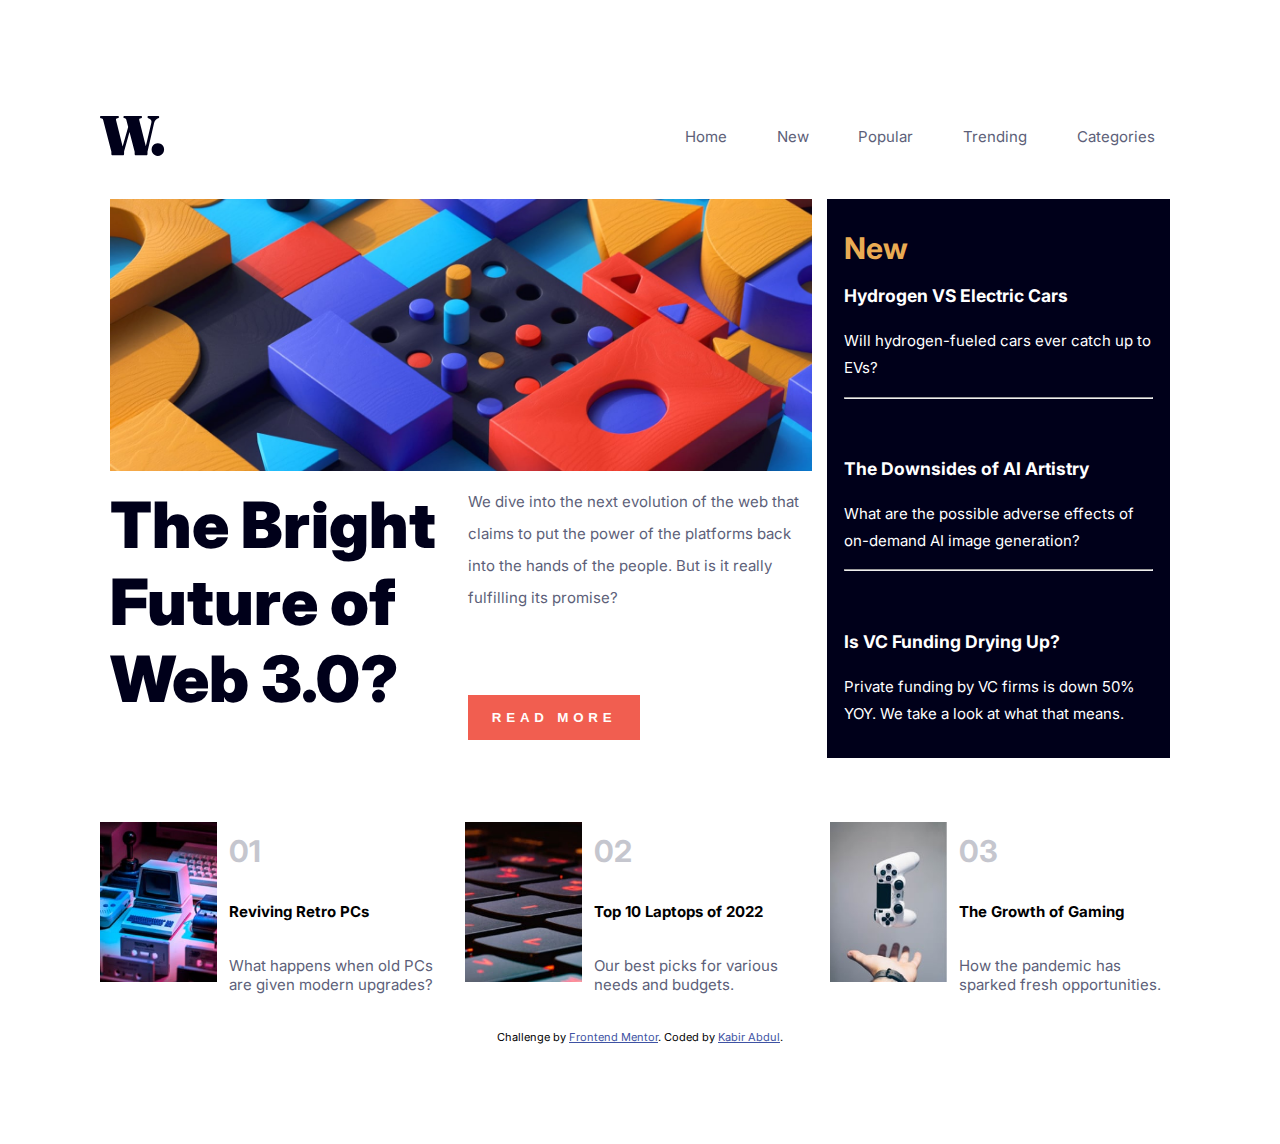
<file: index.html>
<!DOCTYPE html>
<html lang="en">
<head>
    <meta charset="UTF-8">
    <meta http-equiv="X-UA-Compatible" content="IE=edge">
    <meta name="viewport" content="width=device-width, initial-scale=1.0">
    <link rel="icon" type="image/png" sizes="32x32" href=".\assets\images\favicon-32x32.png">
    <link rel="stylesheet" href="styles.css">
    <title>Frontend Mentor | News homepage</title>
</head>
<body>

    <nav>
        <div class="logo">
            <img src="./assets/images/logo.svg" alt="">
        </div>
        <ul class="nav-links">
            <li><a href="">Home</a></li>
            <li><a href="">New</a></li>
            <li><a href="">Popular</a></li>
            <li><a href="">Trending</a></li>
            <li><a href="">Categories</a></li> 
        </ul>
        <div class="burger">
            <div class="line-1"></div>
            <div class="line-2"></div>
            <div class="line-3"></div>
        </div>

    </nav>
    <div class="main">
        <div id="img"></div>

        <aside>
           <div>
                <h1>New</h1>
                <h3>Hydrogen VS Electric Cars</h3>
                <p>Will hydrogen-fueled cars ever catch up to EVs?</p>
                <hr>
           </div>

           <div>
                <h3>The Downsides of AI Artistry</h3>
                <p>What are the possible adverse effects of on-demand AI image generation?</p>
                <hr>
           </div>
           <div>
                <h3>Is VC Funding Drying Up?</h3>
                <p>Private funding by VC firms is down 50% YOY. We take a look at what that means.</p>
           </div>
        </aside>

        <article class="article-1">
            <p>The Bright Future of Web 3.0?</p>
        </article>

        <article class="article-2">
            <p> We dive into the next evolution of the web that claims to put the power of the platforms back into the hands of the people. 
                But is it really fulfilling its promise?</p>
            <div class="button-box">
                <button>Read more</button>    
            </div>
        </article>
    </div>

    <div class="footer">
        <div class="footer-1">
            <div class="image"></div>
            <div class="text">
                <h1>01</h1>
                <h4>Reviving Retro PCs</h4>
                <p>What happens when old PCs are given modern upgrades?</p>
            </div>
        </div>

        <div class="footer-2">
            <div class="image"></div>
            <div class="text">
                <h1>02</h1>
                <h4>Top 10 Laptops of 2022</h4>
                <p>Our best picks for various needs and budgets.</p>
            </div>
        </div>

        <div class="footer-3">
            <div class="image"></div>
            <div class="text">
                <h1>03</h1>
                <h4>The Growth of Gaming</h4>
                <p>How the pandemic has sparked fresh opportunities.</p>
            </div> 
        </div>
    </div>

    <div class="attribution">
        Challenge by <a href="https://www.frontendmentor.io?ref=challenge" target="_blank">Frontend Mentor</a>. 
        Coded by <a href="#">Kabir Abdul</a>.
    </div>

    <script src="index.js"></script>
</body>
</html>
</file>
<file: styles.css>
@import url('https://fonts.googleapis.com/css2?family=Inter:wght@400;700;800&display=swap');

:root{
    --soft-orange: hsl(35, 77%, 62%);
    --soft-red:hsl(5, 85%, 63%);
    --off-white:hsl(36, 100%, 99%);
    --grayish-blue:hsl(233, 8%, 79%);
    --dark-grayish-blue:hsl(236, 13%, 42%);
    --very-dark-blue:hsl(240, 100%, 5%)
    ;
}

html{
    box-sizing: border-box;
    font-family: Inter;
    
}

body{
    margin: 100px;
    font-size: 15px;

}

nav{
    display: flex;
    justify-content: space-around;
    min-height: 8vh;
    align-items: center;
    padding: 0%;
    margin-bottom: 1.7rem;

}

.logo{
    display: flex;
    flex-direction: row;
    justify-content: flex-start;
    width: 50%;
    margin: 0%;
    padding: 0%;
}

.nav-links{
    display: flex;
    justify-content: space-around;
    width: 50%;
}

.nav-links a{
    text-decoration: none;
    color: var(--dark-grayish-blue);
}

.nav-links a:hover{
    cursor: pointer;
    color: var(--soft-red);
}

.nav-links li {
    list-style: none;

}

.burger{
    display: none;
}

.burger div{
  
    height: 3px;
    width: 25px;
    background-color: black;
    margin: 5px;
    transition: all 0.3s ease;   
}


.main{
    display: grid;
    grid-auto-rows: 17rem;
    grid-template-columns: 1fr 1fr 1fr;
    grid-gap:1em;
    padding: 0px 10px;
}

#img{
    background-image: url(./assets/images/image-web-3-desktop.jpg);
    background-size: 100% 100%;
    grid-column: 1/3;

}

aside{
    background-color: var(--very-dark-blue);
    grid-column: 3/4;
    grid-row: 1/3;
    color: white;
    display: flex;
    flex-direction: column;
    justify-content: space-evenly;
    line-height: 1.7rem;

}
aside div{
    width: 90%;
    margin: auto;
    padding: 0%;
}


aside div h1{
    color: var(--soft-orange);
    width: 100%;
}

aside h3:hover{
    color: var(--soft-orange);
    cursor: pointer;
}

.article-1{
grid-column: 1/2;
margin: 0%;
padding: 0%;

}

.article-1 p{
    width: 100%;
    height: 100%;
    font-size: 4rem;
    color: var(--very-dark-blue);
    font-weight:900;
    margin-top: 0%;
        
}

.article-2{

    grid-column: 2/3;
    display: flex;
    flex-direction: column;
    justify-content:space-between;
    color: var(--dark-grayish-blue);
    line-height: 2rem;
    padding-top: 0%;
    
}

.article-2 p{
    width: 100%;
    margin-top: 0%;
}

.button-box{
    height: 30%;
    display: flex;
    align-items: center;
}

.button-box button{
    background-color: var(--soft-red);
    border:0px;
    color: var(--off-white);
    width:50%;
    height:2.8rem;
    text-align: center;
    letter-spacing: 0.3rem;
    text-transform: uppercase;
    font-weight: 700;
    
}

button:hover{
    background-color: var(--very-dark-blue);
    cursor: pointer;
}

.footer{
    display: grid;
    grid-template-columns: 1fr 1fr 1fr;
    grid-gap:1em;
    grid-auto-rows: 10rem;
    margin: 4.0rem 0rem 3rem 0rem;
    
}

.footer-1 .text, .footer-2 .text, .footer-3 .text{
    display: flex;
    flex-direction: column;
    justify-content: space-evenly;
    min-height: 10rem;
    line-height: 1.2rem;
    padding-left: 0.8rem;
    text-align: start;
}

footer h4{
    font-weight: 900;
}

.footer h4:hover{
    color: var(--soft-red);
    cursor: pointer;
}

.footer h1{
    color: var(--grayish-blue);
    font-weight: bolder;
}

.footer p{
    color: var(--dark-grayish-blue);
}

.footer-1{
 display: grid;
 grid-template-columns: 1fr 2fr;   
}

.footer-1 .image{
    background-image: url(./assets/images/image-retro-pcs.jpg);
    background-size: 100% 100%;
}

.footer-2{
    display: grid;
    grid-template-columns: 1fr 2fr;   

}

.footer-2 .image{
    background-image: url(./assets/images/image-top-laptops.jpg);
    background-size: 100% 100%;
}

.footer-3{
    display: grid;
    grid-template-columns: 1fr 2fr;   
    
}

.footer-3 .image{
    background-image: url(./assets/images/image-gaming-growth.jpg);
    background-size: 100% 100%;
}


.attribution { 
    font-size: 11px; 
    text-align: center; 
}
.attribution a { 
    color: hsl(228, 45%, 44%); 
}



/* media query for smaller devices */
@media (max-width:900px){

    body{
        margin: 20px;
        overflow-x: hidden;
        
    }
    
    .nav-links{
        position: absolute;
        right: 0px;
        min-height: 92vh;
        top:8vh;
        background-color: white;
        display: flex;
        flex-direction: column;
        align-items: flex-start;
        justify-content: flex-start;
        width: 50%;
        transform: translateX(100%);
        transition: transform 0.5s ease-in;

    }
    
    .nav-links li {
        opacity: 0;
        margin-top:30px;
        
    }
    .nav-links a{
        text-decoration: none;
        color: black;
        
    }

    .logo{
        width: 80%;
    }

    .burger{
        display: block;
        cursor: pointer;
        
    }

    .nav-active{
        transform: translateX(0%);
        
    }

    @keyframes navLinkFade{
        from{
            opacity:0;
            transform: translateX(50px);
        }

        to{
            opacity: 1;
            transform: translateX(0px);

        }
    }

    .toggle .line-1{
        transform: rotate(-45deg) translate(-5px, 6px);
    }
    .toggle .line-2{
        opacity: 0;
    }
    .toggle .line-3{
        transform: rotate(45deg) translate(-5px, -6px);
    }

    .main{
        margin: auto;
        display: grid;
        grid-template-columns: 1fr;
        grid-gap:1em;
    }

    #img{
        background-image: url(./assets/images/image-web-3-mobile.jpg);
        background-size: 100% 100%;
        grid-column: 1/4;
        height: 17rem;
        
        }
        
    aside{
    background-color: var(--very-dark-blue);
    grid-column: 1/4;
    grid-row: 4/6;
    height: 34rem;
    }

    .article-1{
    grid-column: 1/4;
    grid-column: 1/4;
    grid-row: 2/3;
    font-size: 0.5rem;
    min-height: 4rem;
    margin-bottom: 0px;
    padding-top: 0%;
    }

    .article-2{
        grid-column: 1/4;
        grid-column: 1/4;
        grid-row: 3/4;
        

    }

    .footer{
        display: grid;
        grid-template-columns: 1fr;
        grid-gap:1em;
        grid-auto-rows: minmax(5rem, auto);
    }
}
</file>
